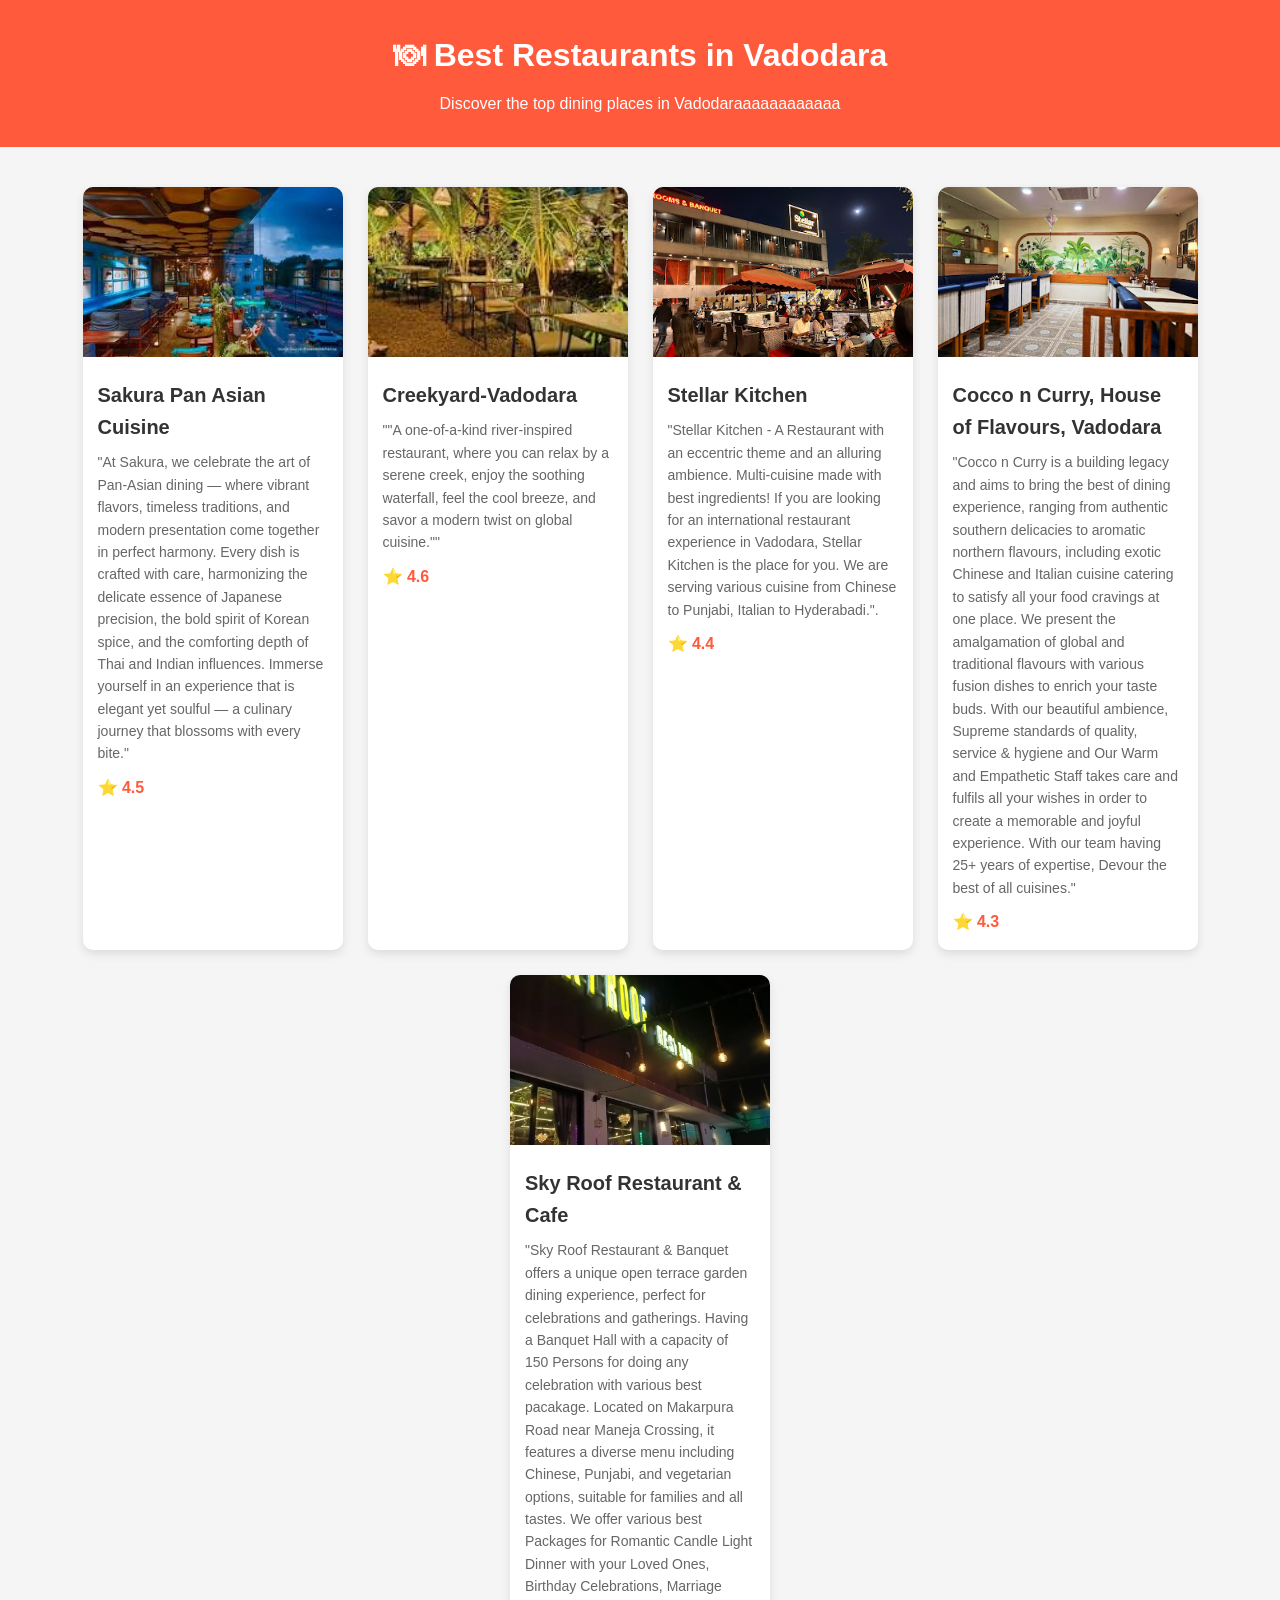
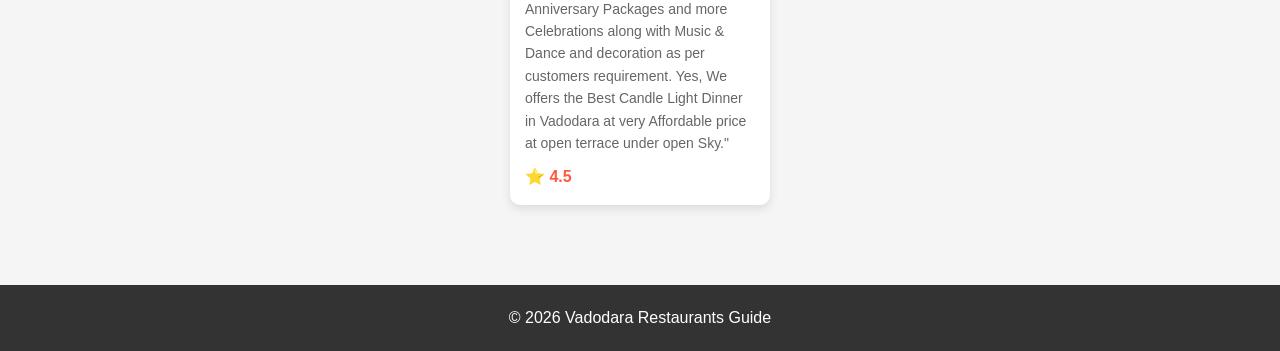
<file: index.html>
<!DOCTYPE html>
<html lang="en">

<head>
    <meta charset="UTF-8">
    <meta name="viewport" content="width=device-width, initial-scale=1.0">
    <title>Best Restaurants in Vadodara</title>
    <link rel="stylesheet" href="CSS/style.css">
</head>

<body>

    <!-- Header -->
    <header>
        <h1>🍽 Best Restaurants in Vadodara</h1>
        <p>Discover the top dining places in Vadodaraaaaaaaaaaaa</p>
    </header>

    <!-- Restaurant Cards -->
    <section class="restaurant-container">

        <!-- Restaurant 1 -->
        <a href="restaurant1.html" class="card">
            <img src="images/Sakura Pan Asian Cuisine.jpg" alt="Sakura Pan Asian Cuisine">
            <div class="card-content">
                <h2>Sakura Pan Asian Cuisine</h2>
                <p>"At Sakura, we celebrate the art of Pan-Asian dining — where vibrant flavors, timeless traditions, and modern presentation come together in perfect harmony. Every dish is crafted with care, harmonizing the delicate essence of Japanese precision, the bold spirit of Korean spice, and the comforting depth of Thai and Indian influences. Immerse yourself in an experience that is elegant yet soulful — a culinary journey that blossoms with every bite."</p>
                <span class="rating">⭐ 4.5</span>
            </div>
        </a>

        <!-- Restaurant 2 -->
        <a href="restaurant2.html" class="card">
            <img src="images/Creekyard-Vadodara.jpg
            " alt="Creekyard-Vadodara">
            <div class="card-content">
                <h2>Creekyard-Vadodara</h2>
                <p>""A one-of-a-kind river-inspired restaurant, where you can relax by a serene creek, enjoy the soothing waterfall, feel the cool breeze, and savor a modern twist on global cuisine.""</p>
                <span class="rating">⭐ 4.6</span>
            </div>
        </a>

        <!-- Restaurant 3 -->
        <a href="restaurant3.html" class="card">
            <img src="images/Stellar Kitchen.jpg" alt="Stellar Kitchen">
            <div class="card-content">
                <h2>Stellar Kitchen</h2>
                <p>"Stellar Kitchen - A Restaurant with an eccentric theme and an alluring ambience. Multi-cuisine made with best ingredients! If you are looking for an international restaurant experience in Vadodara, Stellar Kitchen is the place for you. We are serving various cuisine from Chinese to Punjabi, Italian to Hyderabadi.".</p>
                <span class="rating">⭐ 4.4</span>
            </div>
        </a>

        <!-- Restaurant 4 -->
        <a href="restaurant4.html" class="card">
            <img src="images/Cocco n Curry, House of Flavours, Vadodara.jpg" alt="Cocco n Curry, House of Flavours, Vadodara">
            <div class="card-content">
                <h2>Cocco n Curry, House of Flavours, Vadodara</h2>
                <p>"Cocco n Curry is a building legacy and aims to bring the best of dining experience, ranging from authentic southern delicacies to aromatic northern flavours, including exotic Chinese and Italian cuisine catering to satisfy all your food cravings at one place. We present the amalgamation of global and traditional flavours with various fusion dishes to enrich your taste buds. With our beautiful ambience, Supreme standards of quality, service & hygiene and Our Warm and Empathetic Staff takes care and fulfils all your wishes in order to create a memorable and joyful experience. With our team having 25+ years of expertise, Devour the best of all cuisines."</p>
                <span class="rating">⭐ 4.3</span>
            </div>
        </a>

        <!-- Restaurant 5 -->
        <a href="restaurant5.html" class="card">
            <img src="images/Sky Roof Restaurant & Cafe.jpg" alt="Sky Roof Restaurant & Cafe">
            <div class="card-content">
                <h2>Sky Roof Restaurant & Cafe</h2>
                <p>"Sky Roof Restaurant & Banquet offers a unique open terrace garden dining experience, perfect for celebrations and gatherings. Having a Banquet Hall with a capacity of 150 Persons for doing any celebration with various best pacakage. Located on Makarpura Road near Maneja Crossing, it features a diverse menu including Chinese, Punjabi, and vegetarian options, suitable for families and all tastes. We offer various best Packages for Romantic Candle Light Dinner with your Loved Ones, Birthday Celebrations, Marriage Anniversary Packages and more Celebrations along with Music & Dance and decoration as per customers requirement. Yes, We offers the Best Candle Light Dinner in Vadodara at very Affordable price at open terrace under open Sky."</p>
                <span class="rating">⭐ 4.5</span>
            </div>
        </a>

    </section>

    <!-- Footer -->
    <footer>
        <p>© 2026 Vadodara Restaurants Guide</p>
    </footer>

</body>

</html>
</file>
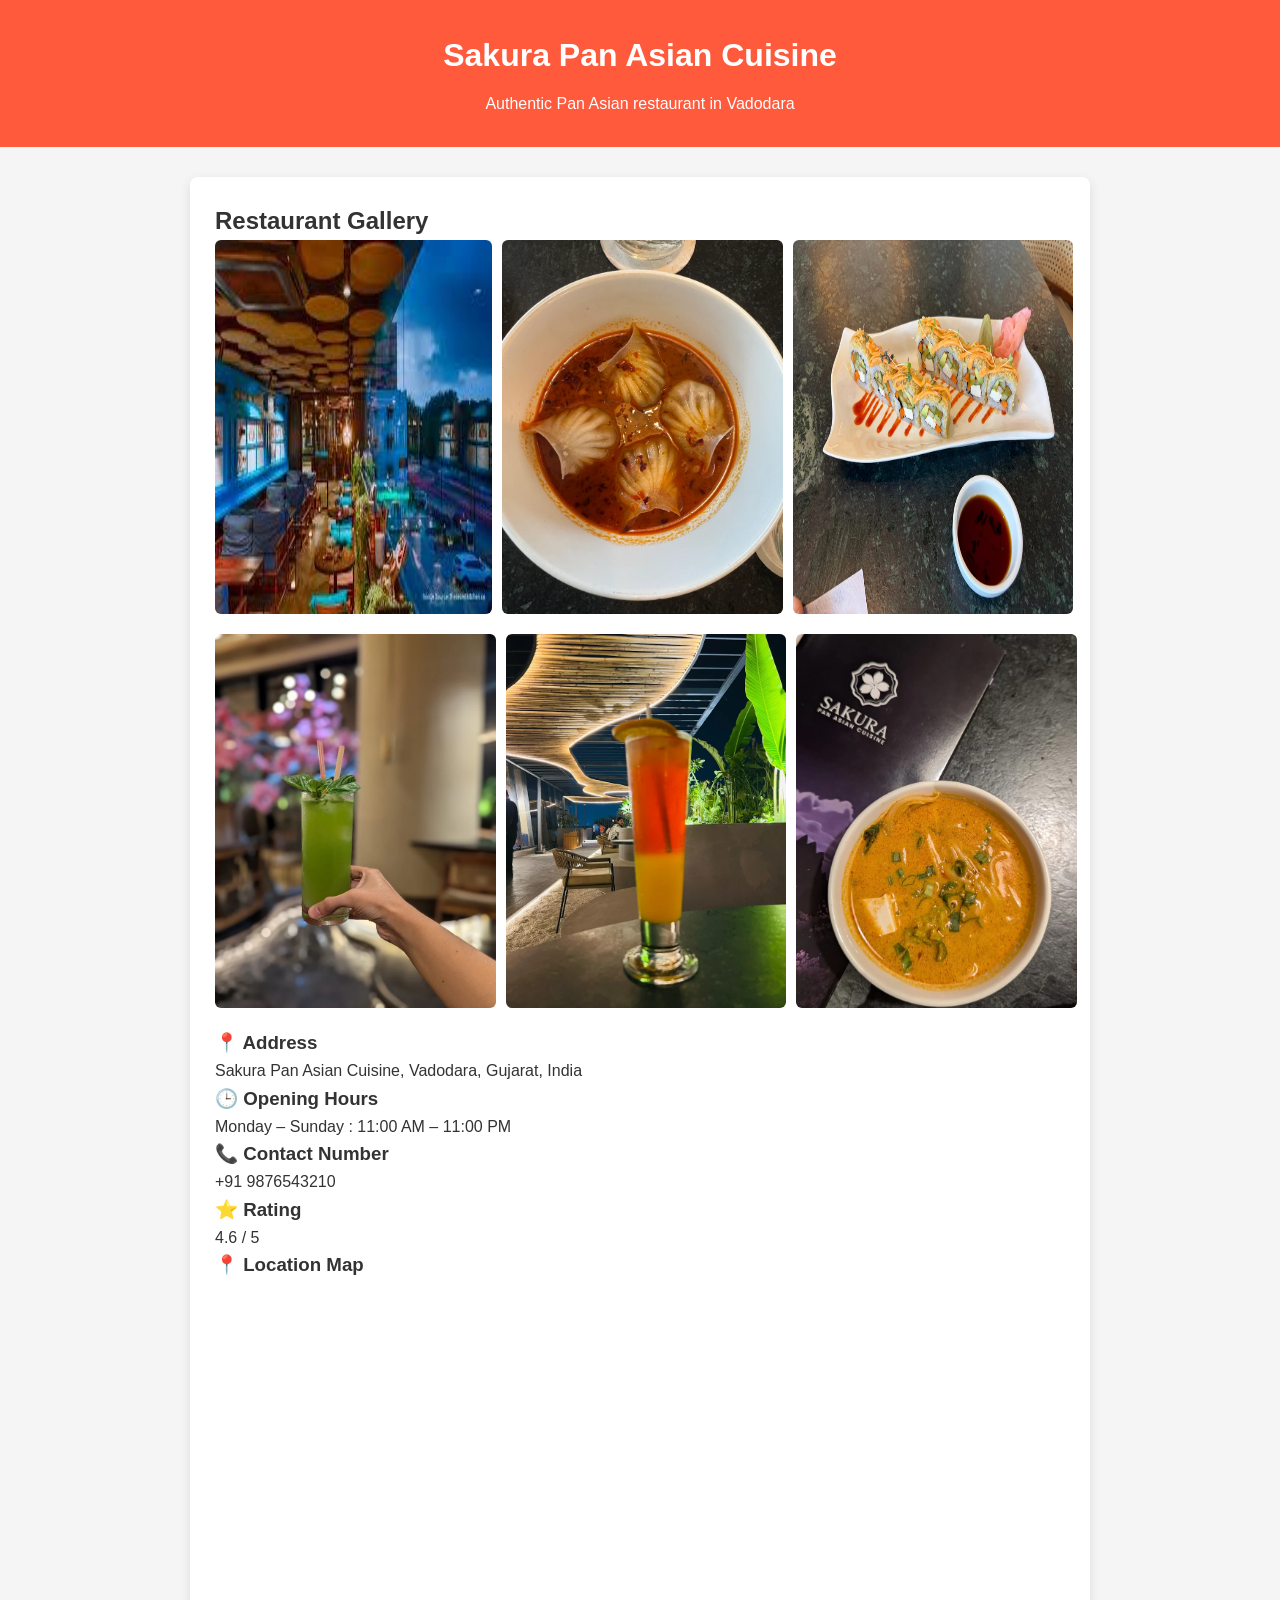
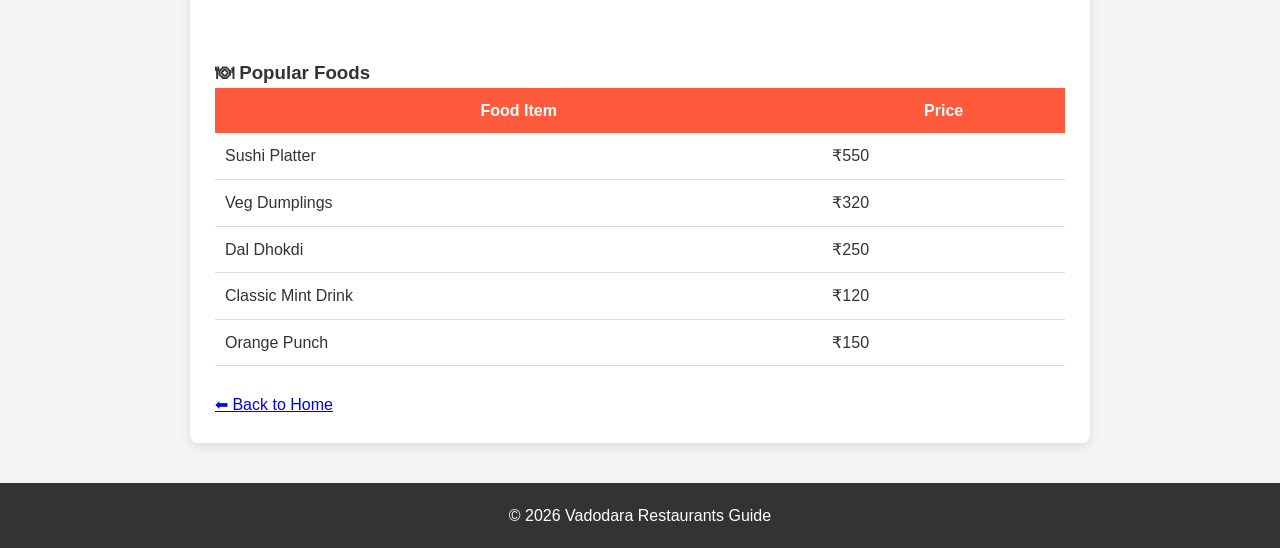
<file: restaurant1.html>
<!DOCTYPE html>
<html lang="en">

<head>
<meta charset="UTF-8">
<meta name="viewport" content="width=device-width, initial-scale=1.0">
<title>Sakura Pan Asian Cuisine</title>
<link rel="stylesheet" href="CSS/style.css">
</head>

<body>

<header>
<h1>Sakura Pan Asian Cuisine</h1>
<p>Authentic Pan Asian restaurant in Vadodara</p>
</header>

<div class="detail-container">

<h2>Restaurant Gallery</h2>

<div class="gallery">
<img src="images/Sakura Pan Asian Cuisine.jpg" alt="Sakura Restaurant">
<img src="images/Sakura Pan Asian Cuisine-dumplings.webp" alt="Dumplings">
<img src="images/Sakura Pan Asian Cuisine-sushi.jpg" alt="Sushi">
</div>

<div class="gallery">
<img src="images/Sakura Pan Asian Cuisine-classik mint.jpg" alt="Classic Mint">
<img src="images/Sakura Pan Asian Cuisine-orangepunch.jpg" alt="Orange Punch">
<img src="images/Sakura Pan Asian Cuisine-dal dhokdi.webp" alt="Dal Dhokdi">
</div>

<h3>📍 Address</h3>
<p>Sakura Pan Asian Cuisine, Vadodara, Gujarat, India</p>

<h3>🕒 Opening Hours</h3>
<p>Monday – Sunday : 11:00 AM – 11:00 PM</p>

<h3>📞 Contact Number</h3>
<p>+91 9876543210</p>

<h3>⭐ Rating</h3>
<p>4.6 / 5</p>

<h3>📍 Location Map</h3>

<iframe 
src="https://www.google.com/maps/embed?pb=!1m18!1m12!1m3!1d3690.877623888001!2d73.168568!3d22.320467500000003!2m3!1f0!2f0!3f0!3m2!1i1024!2i768!4f13.1!3m3!1m2!1s0x395fc9fd49e3a59b%3A0xa7b696b53c70025f!2sSakura%20Pan%20Asian%20Cuisine!5e0!3m2!1sen!2sin!4v1772861157012!5m2!1sen!2sin"
width="100%"
height="350"
style="border:0;"
allowfullscreen=""
loading="lazy">
</iframe>

<div class="menu">

<h3>🍽 Popular Foods</h3>

<table>

<tr>
<th>Food Item</th>
<th>Price</th>
</tr>

<tr>
<td>Sushi Platter</td>
<td>₹550</td>
</tr>

<tr>
<td>Veg Dumplings</td>
<td>₹320</td>
</tr>

<tr>
<td>Dal Dhokdi</td>
<td>₹250</td>
</tr>

<tr>
<td>Classic Mint Drink</td>
<td>₹120</td>
</tr>

<tr>
<td>Orange Punch</td>
<td>₹150</td>
</tr>

</table>

</div>

<br>

<a href="index.html">⬅ Back to Home</a>

</div>

<footer>
<p>© 2026 Vadodara Restaurants Guide</p>
</footer>

</body>
</html>
</file>
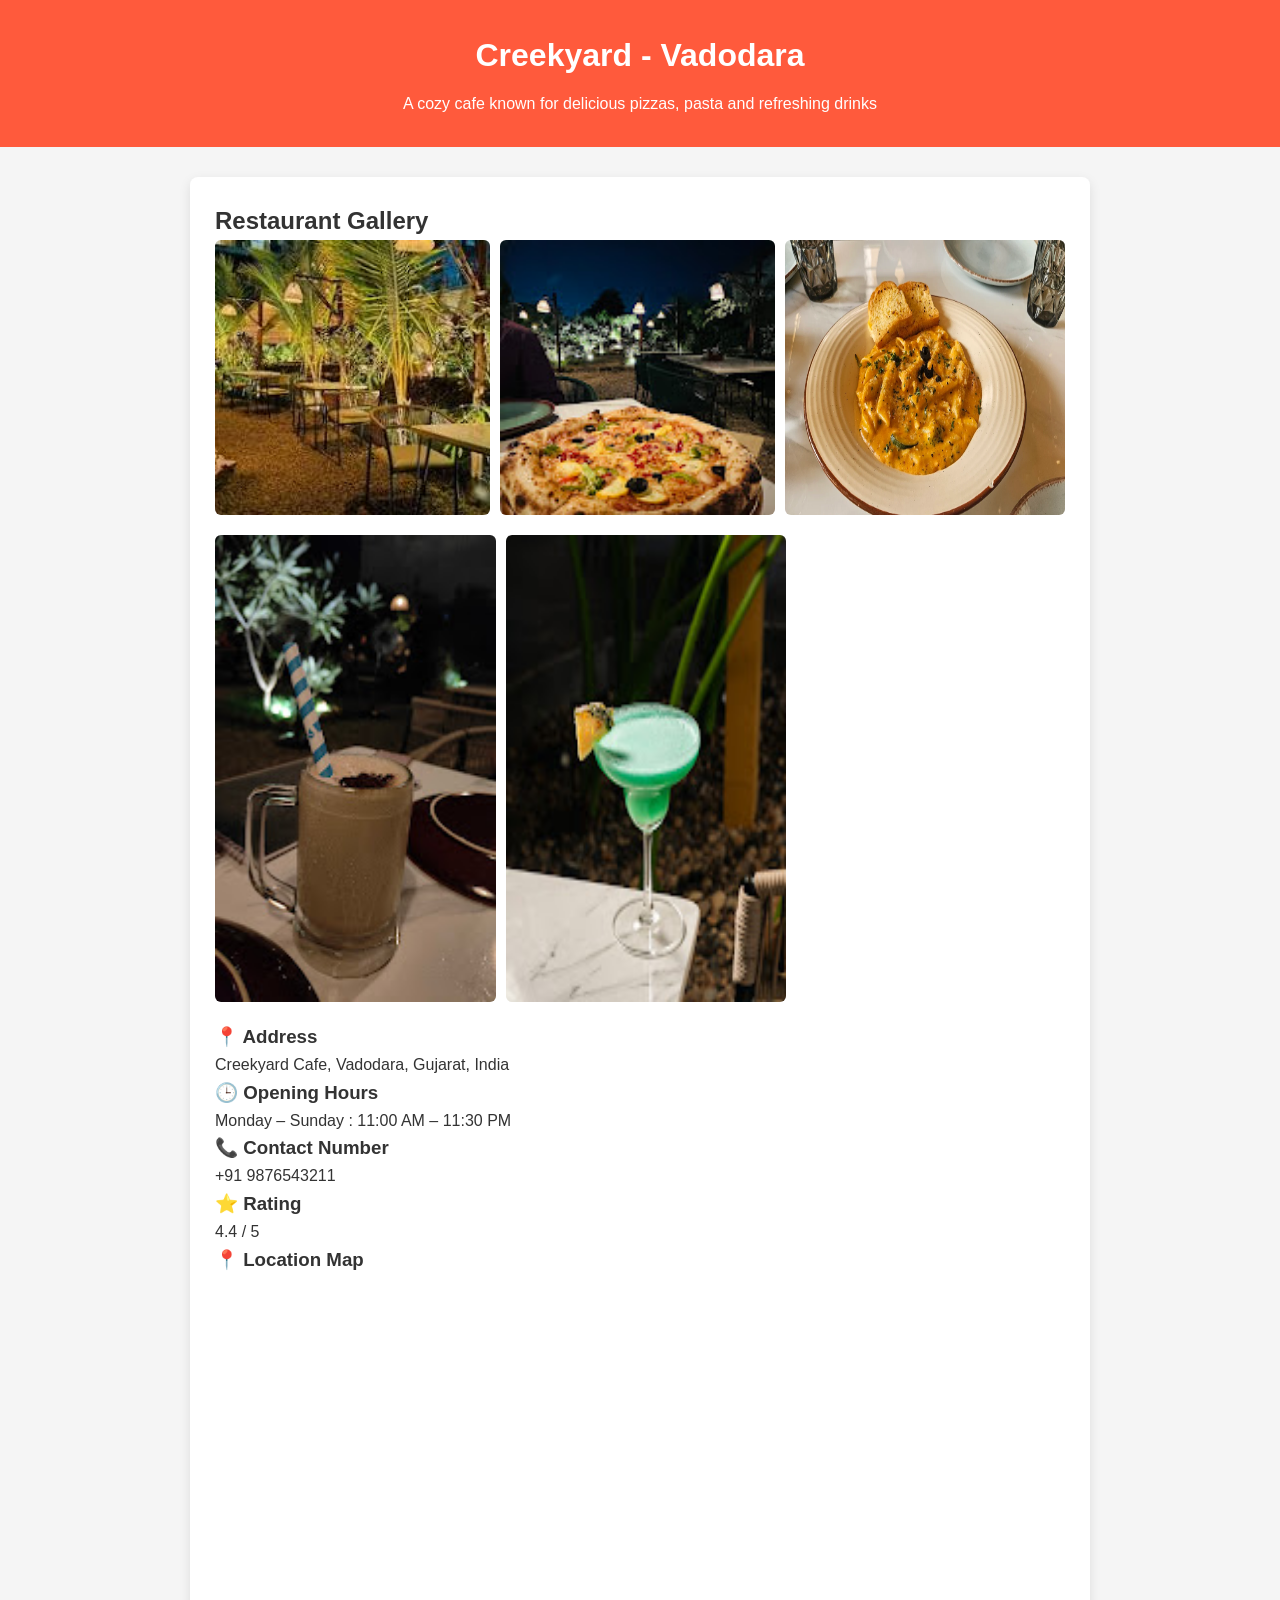
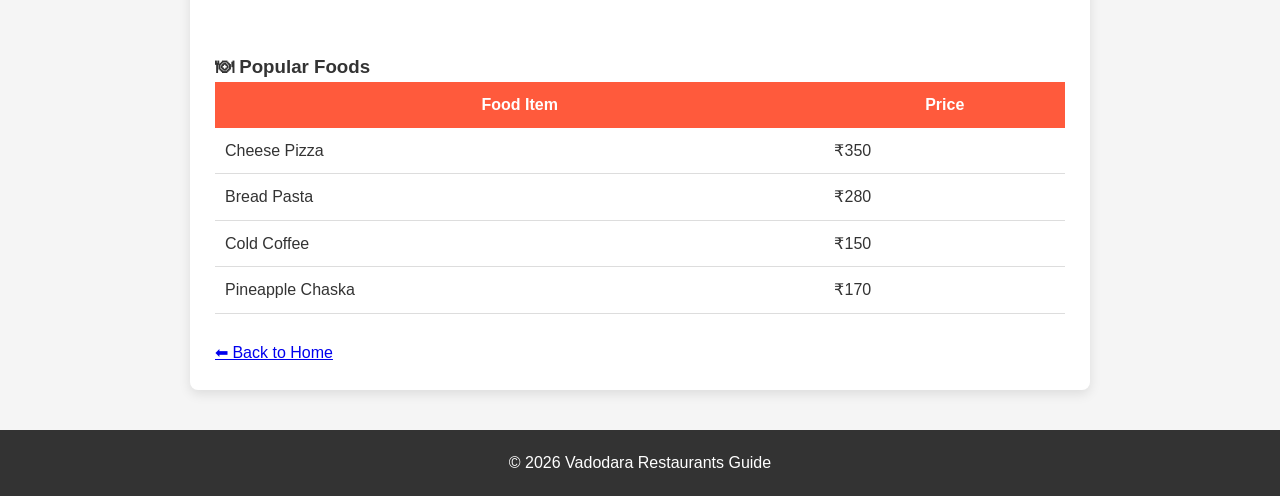
<file: restaurant2.html>
<!DOCTYPE html>
<html lang="en">

<head>
<meta charset="UTF-8">
<meta name="viewport" content="width=device-width, initial-scale=1.0">
<title>Creekyard Vadodara</title>
<link rel="stylesheet" href="CSS/style.css">
</head>

<body>

<header>
<h1>Creekyard - Vadodara</h1>
<p>A cozy cafe known for delicious pizzas, pasta and refreshing drinks</p>
</header>

<div class="detail-container">

<h2>Restaurant Gallery</h2>

<div class="gallery">
<img src="images/Creekyard-Vadodara.jpg" alt="Creekyard Restaurant">
<img src="images/Creekyard-Vadodara-pizza.jpg" alt="Pizza">
<img src="images/Creekyard-Vadodara-breed pasta.jpg" alt="Bread Pasta">
</div>

<div class="gallery">
<img src="images/Creekyard-Vadodara-cold coffe.jpg" alt="Cold Coffee">
<img src="images/Creekyard-Vadodara-pinepale chaska.jpg" alt="Pineapple Chaska">
</div>

<h3>📍 Address</h3>
<p>Creekyard Cafe, Vadodara, Gujarat, India</p>

<h3>🕒 Opening Hours</h3>
<p>Monday – Sunday : 11:00 AM – 11:30 PM</p>

<h3>📞 Contact Number</h3>
<p>+91 9876543211</p>

<h3>⭐ Rating</h3>
<p>4.4 / 5</p>

<h3>📍 Location Map</h3>

<iframe 
src="https://www.google.com/maps/embed?pb=!1m18!1m12!1m3!1d3691.196383166182!2d73.1188610752928!3d22.30841147968069!2m3!1f0!2f0!3f0!3m2!1i1024!2i768!4f13.1!3m3!1m2!1s0x395fc9430b28812d%3A0x235b3c85824476b0!2sCreekyard-Vadodara!5e0!3m2!1sen!2sin!4v1772862075893!5m2!1sen!2sin"
width="100%"
height="350"
style="border:0;"
allowfullscreen=""
loading="lazy">
</iframe>

<div class="menu">

<h3>🍽 Popular Foods</h3>

<table>

<tr>
<th>Food Item</th>
<th>Price</th>
</tr>

<tr>
<td>Cheese Pizza</td>
<td>₹350</td>
</tr>

<tr>
<td>Bread Pasta</td>
<td>₹280</td>
</tr>

<tr>
<td>Cold Coffee</td>
<td>₹150</td>
</tr>

<tr>
<td>Pineapple Chaska</td>
<td>₹170</td>
</tr>

</table>

</div>

<br>

<a href="index.html">⬅ Back to Home</a>

</div>

<footer>
<p>© 2026 Vadodara Restaurants Guide</p>
</footer>

</body>
</html>
</file>
<file: CSS/style.css>
/* Reset default browser styles */

*{
margin:0;
padding:0;
box-sizing:border-box;
font-family: Arial, Helvetica, sans-serif;
}

/* Body */

body{
background:#f5f5f5;
color:#333;
line-height:1.6;
}

/* Header */

header{
background:#ff5a3c;
color:white;
text-align:center;
padding:30px 20px;
}

header h1{
font-size:32px;
margin-bottom:10px;
}

header p{
font-size:16px;
}

/* Restaurant Container */

.restaurant-container{
display:flex;
flex-wrap:wrap;
justify-content:center;
gap:25px;
padding:40px;
}

/* Restaurant Card */

.card{
background:white;
width:260px;
border-radius:10px;
overflow:hidden;
text-decoration:none;
color:#333;
box-shadow:0 4px 10px rgba(0,0,0,0.1);
transition:0.3s;
}

/* Card Image */

.card img{
width:100%;
height:170px;
object-fit:cover;
}

/* Card Content */

.card-content{
padding:15px;
}

.card-content h2{
font-size:20px;
margin-bottom:8px;
}

.card-content p{
font-size:14px;
margin-bottom:10px;
color:#666;
}

/* Rating */

.rating{
color:#ff5a3c;
font-weight:bold;
}

/* Hover Effect */

.card:hover{
transform:translateY(-8px);
box-shadow:0 10px 25px rgba(0,0,0,0.2);
}

/* Footer */

footer{
text-align:center;
padding:20px;
background:#333;
color:white;
margin-top:40px;
}

/* ----------------------------- */
/* Restaurant Detail Page Styles */
/* ----------------------------- */

.detail-container{
max-width:900px;
margin:auto;
background:white;
padding:25px;
margin-top:30px;
border-radius:8px;
box-shadow:0 4px 12px rgba(0,0,0,0.1);
}

/* Image Gallery */

.gallery{
display:flex;
gap:10px;
margin-bottom:20px;
}

.gallery img{
width:33%;
border-radius:6px;
}

/* Menu Table */

.menu{
margin-top:20px;
}

.menu table{
width:100%;
border-collapse:collapse;
}

.menu th{
background:#ff5a3c;
color:white;
padding:10px;
}

.menu td{
padding:10px;
border-bottom:1px solid #ddd;
}

/* Responsive Design */

@media(max-width:768px){

.restaurant-container{
flex-direction:column;
align-items:center;
}

.card{
width:90%;
}

.gallery{
flex-direction:column;
}

.gallery img{
width:100%;
}

}
</file>
